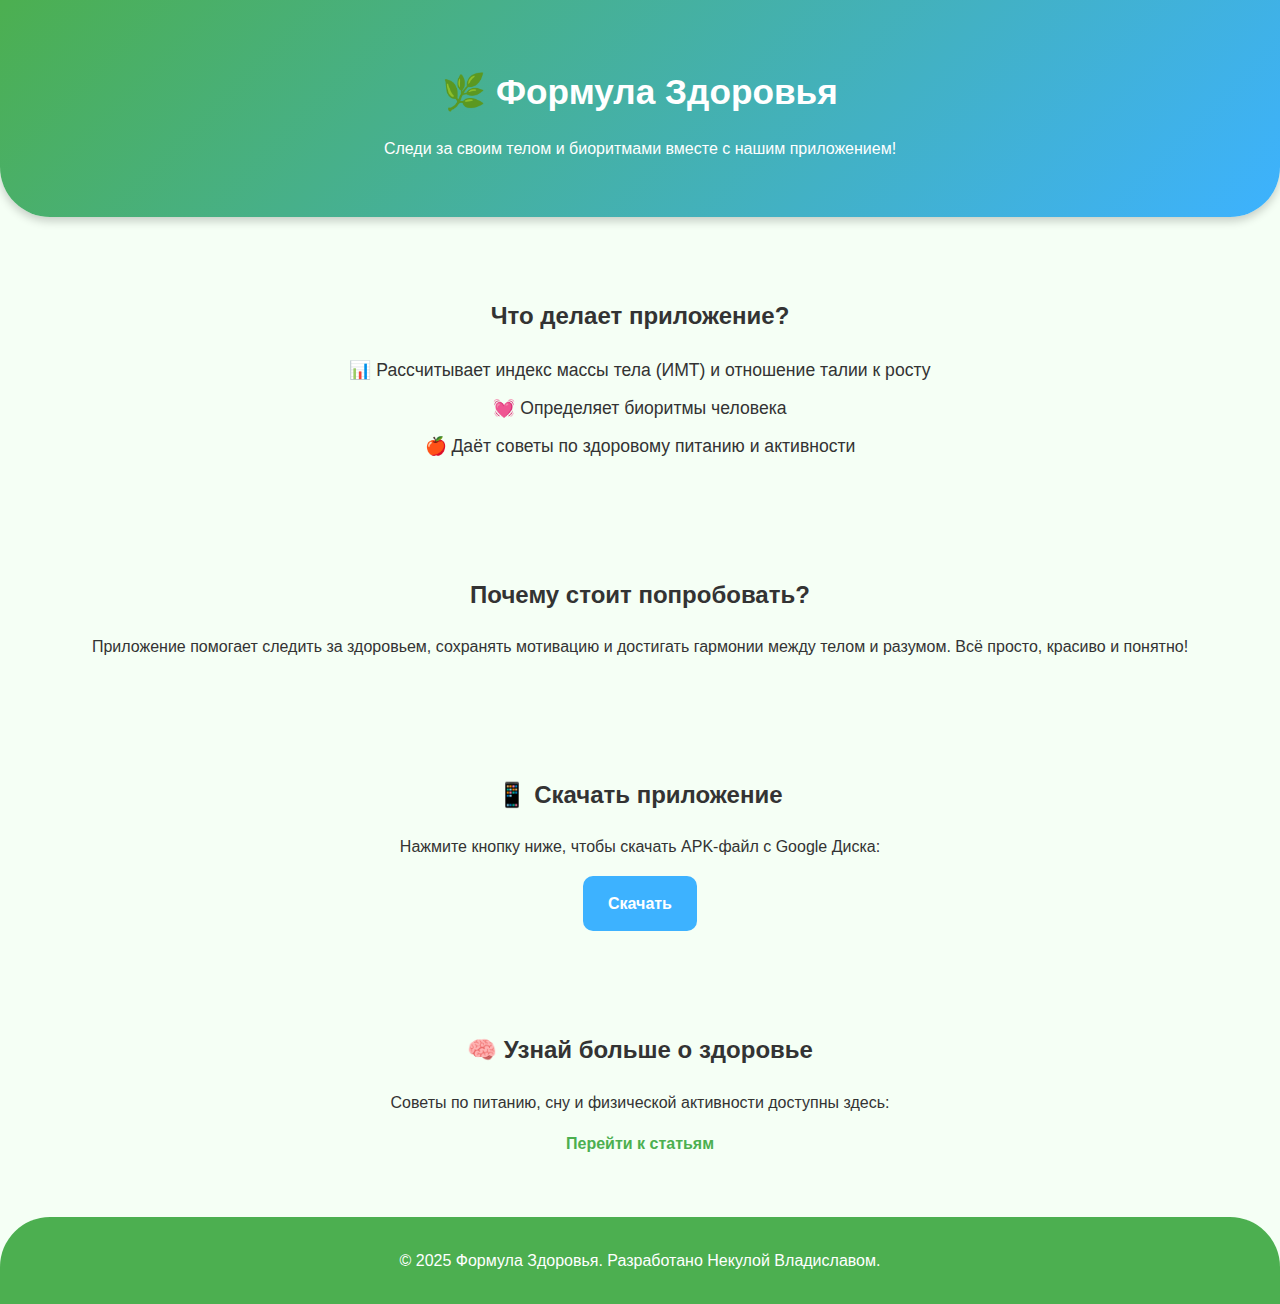
<file: index.html>
<!DOCTYPE html>
<html lang="ru">
<head>
    <meta charset="UTF-8">
    <meta name="viewport" content="width=device-width, initial-scale=1.0">
    <title>Формула Здоровья</title>
    <link rel="stylesheet" href="style.css">
</head>
<body>
    <header>
        <h1>🌿 Формула Здоровья</h1>
        <p>Следи за своим телом и биоритмами вместе с нашим приложением!</p>
    </header>

    <main>
        <section class="info">
            <h2>Что делает приложение?</h2>
            <ul>
                <li>📊 Рассчитывает индекс массы тела (ИМТ) и отношение талии к росту</li>
                <li>💓 Определяет биоритмы человека</li>
                <li>🍎 Даёт советы по здоровому питанию и активности</li>
            </ul>
        </section>

        <section class="features">
            <h2>Почему стоит попробовать?</h2>
            <p>Приложение помогает следить за здоровьем, сохранять мотивацию и
            достигать гармонии между телом и разумом. Всё просто, красиво и понятно!</p>
        </section>

        <section class="download">
            <h2>📱 Скачать приложение</h2>
            <p>Нажмите кнопку ниже, чтобы скачать APK-файл с Google Диска:</p>
            <a class="button" href="https://drive.google.com/drive/u/1/my-drive" target="_blank">Скачать</a>
        </section>

        <section class="more">
            <h2>🧠 Узнай больше о здоровье</h2>
            <p>Советы по питанию, сну и физической активности доступны здесь:</p>
            <a href="about.html" class="link">Перейти к статьям</a>
        </section>
    </main>

    <footer>
        <p>© 2025 Формула Здоровья. Разработано Некулой Владиславом.</p>
    </footer>
</body>
</html>
</file>
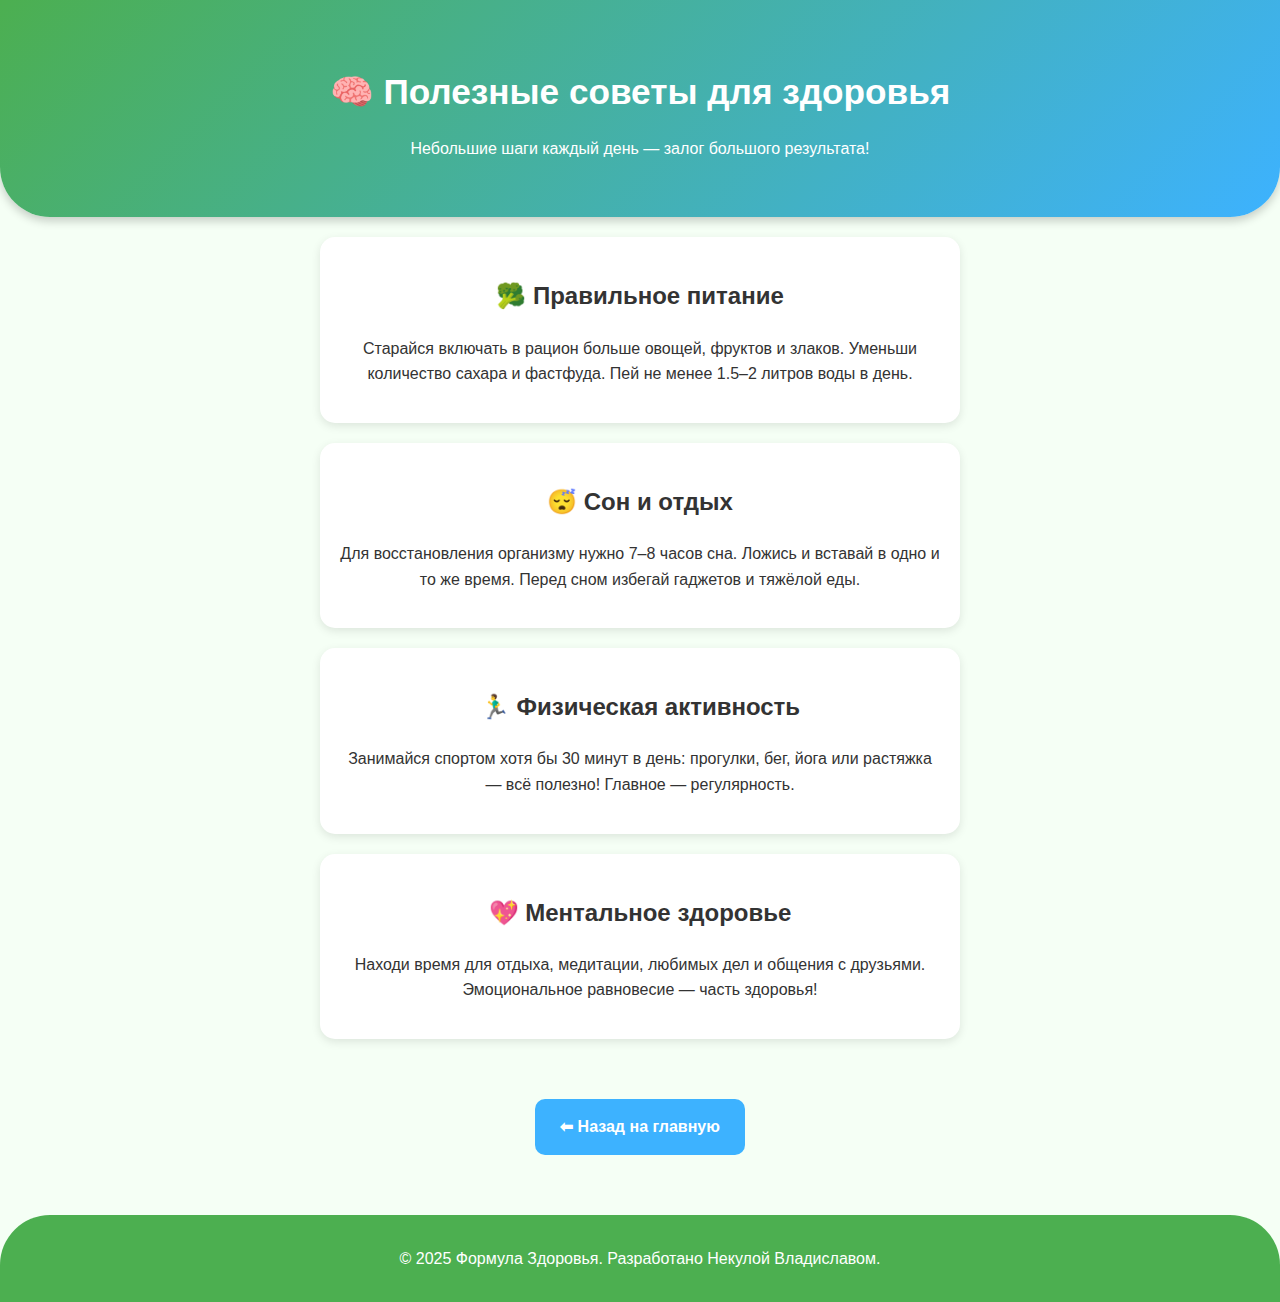
<file: about.html>
<!DOCTYPE html>
<html lang="ru">
<head>
    <meta charset="UTF-8">
    <meta name="viewport" content="width=device-width, initial-scale=1.0">
    <title>Советы по здоровью — Формула Здоровья</title>
    <link rel="stylesheet" href="style.css">
</head>
<body>
    <header>
        <h1>🧠 Полезные советы для здоровья</h1>
        <p>Небольшие шаги каждый день — залог большого результата!</p>
    </header>

    <main>
        <section class="tip">
            <h2>🥦 Правильное питание</h2>
            <p>Старайся включать в рацион больше овощей, фруктов и злаков.
            Уменьши количество сахара и фастфуда. Пей не менее 1.5–2 литров воды в день.</p>
        </section>

        <section class="tip">
            <h2>😴 Сон и отдых</h2>
            <p>Для восстановления организму нужно 7–8 часов сна.
            Ложись и вставай в одно и то же время. Перед сном избегай гаджетов и тяжёлой еды.</p>
        </section>

        <section class="tip">
            <h2>🏃‍♂️ Физическая активность</h2>
            <p>Занимайся спортом хотя бы 30 минут в день: прогулки, бег, йога или растяжка — всё полезно!
            Главное — регулярность.</p>
        </section>

        <section class="tip">
            <h2>💖 Ментальное здоровье</h2>
            <p>Находи время для отдыха, медитации, любимых дел и общения с друзьями.
            Эмоциональное равновесие — часть здоровья!</p>
        </section>

        <section class="back">
            <a href="index.html" class="button">⬅ Назад на главную</a>
        </section>
    </main>

    <footer>
        <p>© 2025 Формула Здоровья. Разработано Некулой Владиславом.</p>
    </footer>
</body>
</html>
</file>
<file: style.css>
/* Общие стили */
body {
    font-family: 'Segoe UI', Arial, sans-serif;
    margin: 0;
    background: #f5fff5;
    color: #333;
    text-align: center;
    line-height: 1.6;
}

/* Шапка */
header {
    background: linear-gradient(135deg, #4CAF50, #3DB2FF);
    color: white;
    padding: 40px 20px;
    border-radius: 0 0 50px 50px;
    box-shadow: 0 4px 10px rgba(0,0,0,0.2);
}

h1 {
    font-size: 2.2em;
    margin-bottom: 10px;
}

/* Основные блоки */
section {
    margin: 40px 20px;
    padding: 20px;
}

/* Списки и тексты */
ul {
    list-style: none;
    padding: 0;
}
li {
    margin: 10px 0;
    font-size: 1.1em;
}

/* Кнопки */
.button {
    display: inline-block;
    background: #3DB2FF;
    color: white;
    padding: 15px 25px;
    border-radius: 10px;
    text-decoration: none;
    font-weight: bold;
    transition: 0.3s;
}

.button:hover {
    background: #1E90FF;
    transform: scale(1.05);
}

/* Ссылки */
.link {
    color: #4CAF50;
    text-decoration: none;
    font-weight: bold;
}
.link:hover {
    text-decoration: underline;
}

/* Советы */
.tip {
    background: white;
    border-radius: 15px;
    max-width: 600px;
    margin: 20px auto;
    box-shadow: 0 3px 10px rgba(0,0,0,0.1);
}

/* Подвал */
footer {
    background: #4CAF50;
    color: white;
    padding: 15px;
    margin-top: 40px;
    border-radius: 50px 50px 0 0;
}
</file>
